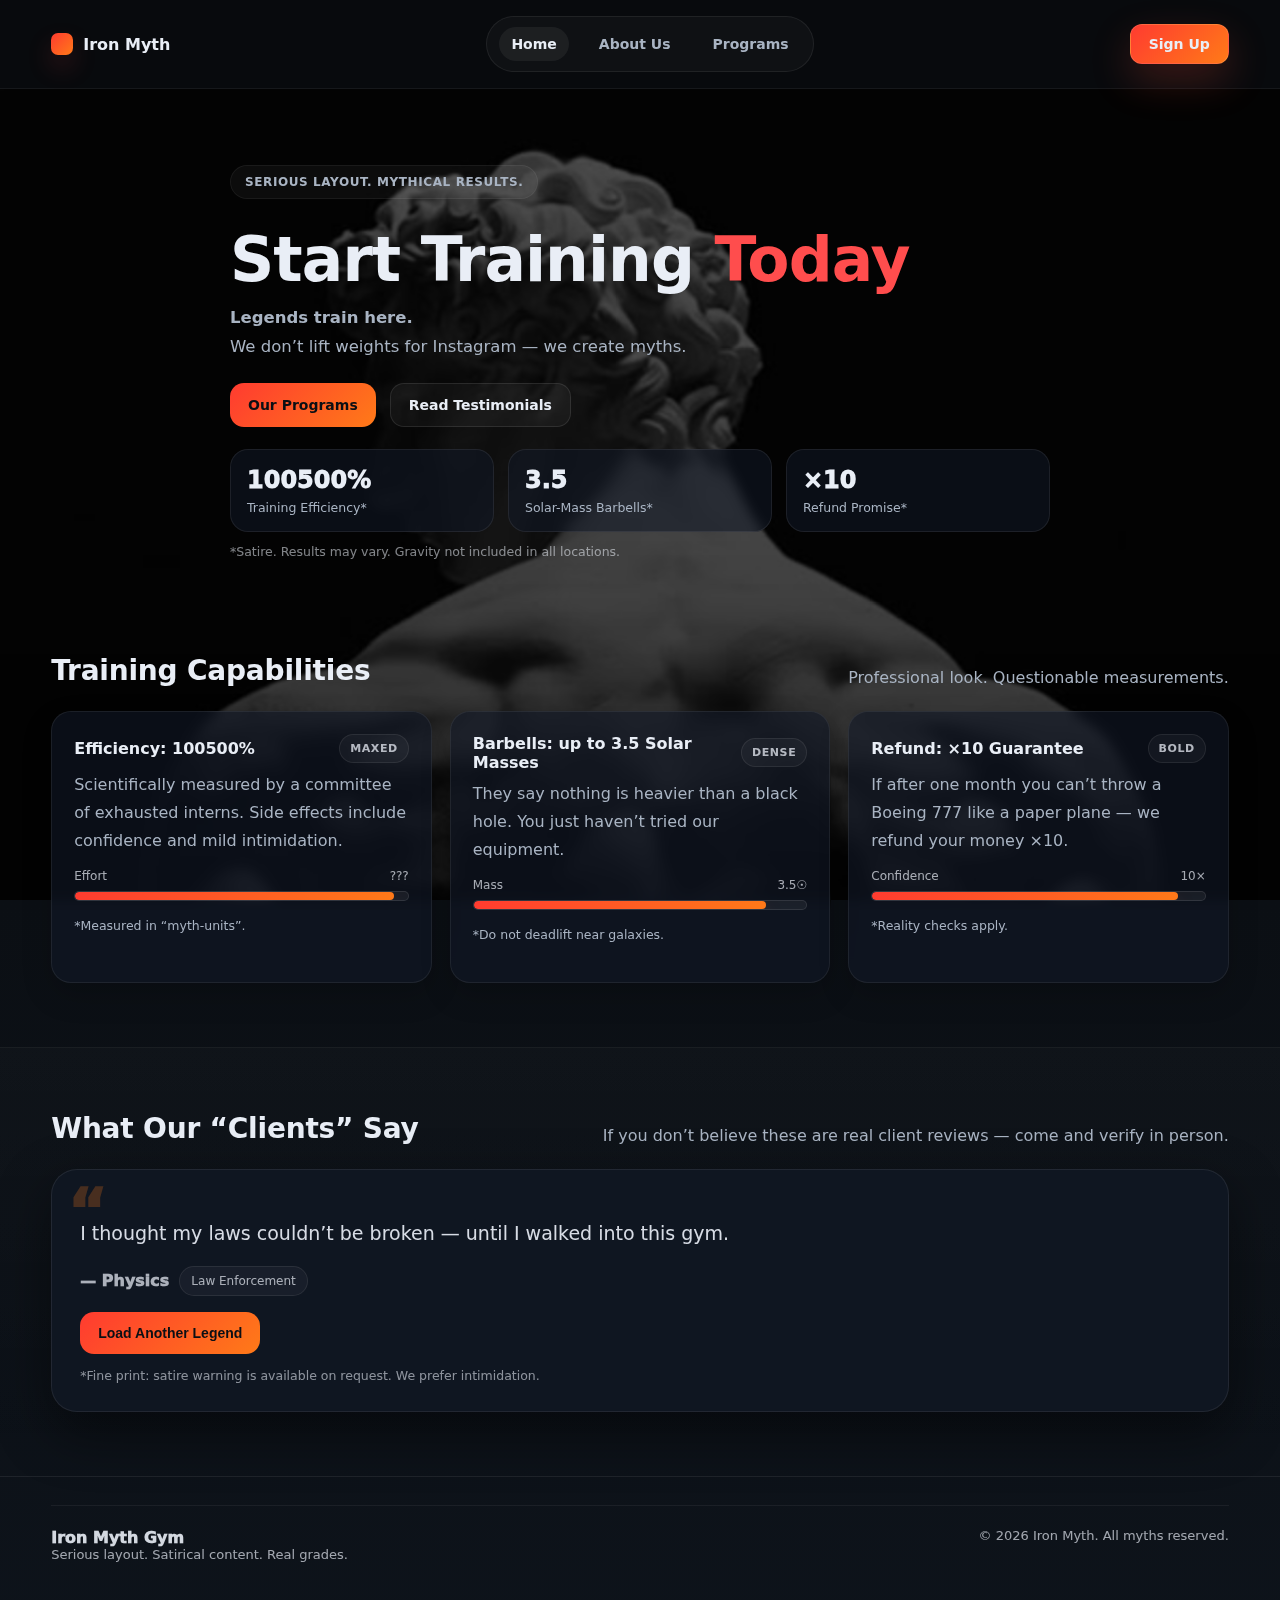
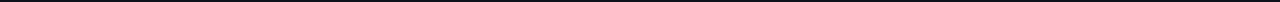
<file: index.html>
<!DOCTYPE html>
<html lang="en">
<head>
  <meta charset="UTF-8" />
  <meta name="viewport" content="width=device-width, initial-scale=1.0" />
  <title>Iron Myth Gym | Home</title>
  <link rel="stylesheet" href="styles.css" />
</head>
<body>

  <!-- Parallax Background (image + overlay) -->
  <div class="bg-wrap" aria-hidden="true">
    <div id="bg" class="bg"></div>
    <div class="bg-overlay"></div>
  </div>

  <!-- Header / Nav -->
  <header class="site-header">
    <div class="container header-inner">
      <a class="brand" href="index.html" aria-label="Go to Home">
        <span class="brand-mark" aria-hidden="true"></span>
        <span class="brand-text">Iron Myth</span>
      </a>

      <nav class="nav" aria-label="Main navigation">
        <a class="nav-link active" href="index.html">Home</a>
        <a class="nav-link" href="about.html">About Us</a>
        <a class="nav-link" href="programs.html">Programs</a>
      </nav>

      <a class="cta" href="membership.html">Sign Up</a>
    </div>
  </header>

  <main class="page">

    <!-- Hero -->
    <section class="hero">
      <div class="container hero-grid">
        <div class="hero-copy">
          <p class="badge">SERIOUS LAYOUT. MYTHICAL RESULTS.</p>
          <h1>
            Start Training <span class="accent">Today</span>
          </h1>
          <p class="lead">
            <strong>Legends train here.</strong><br />
            We don’t lift weights for Instagram — we create myths.
          </p>

          <div class="hero-actions">
            <a class="btn primary" href="programs.html">Our Programs</a>
            <a class="btn ghost" href="#testimonials">Read Testimonials</a>
          </div>

          <div class="stats">
            <div class="stat">
              <div class="stat-num">100500%</div>
              <div class="stat-label">Training Efficiency*</div>
            </div>
            <div class="stat">
              <div class="stat-num">3.5</div>
              <div class="stat-label">Solar-Mass Barbells*</div>
            </div>
            <div class="stat">
              <div class="stat-num">×10</div>
              <div class="stat-label">Refund Promise*</div>
            </div>
          </div>

          <p class="fineprint">
            *Satire. Results may vary. Gravity not included in all locations.
          </p>
        </div>
      </div>
    </section>

    <!-- Features -->
    <section class="section">
      <div class="container">
        <div class="section-head">
          <h2>Training Capabilities</h2>
          <p>Professional look. Questionable measurements.</p>
        </div>

        <div class="grid-3">
          <article class="card">
            <div class="card-top">
              <h3>Efficiency: 100500%</h3>
              <span class="pill">MAXED</span>
            </div>
            <p>
              Scientifically measured by a committee of exhausted interns.
              Side effects include confidence and mild intimidation.
            </p>

            <div class="meter" aria-label="Efficiency meter">
              <div class="meter-label">
                <span>Effort</span><span>???</span>
              </div>
              <div class="meter-bar">
                <div class="meter-fill fill-1"></div>
              </div>
            </div>

            <p class="micro">*Measured in “myth-units”.</p>
          </article>

          <article class="card">
            <div class="card-top">
              <h3>Barbells: up to 3.5 Solar Masses</h3>
              <span class="pill">DENSE</span>
            </div>
            <p>
              They say nothing is heavier than a black hole.
              You just haven’t tried our equipment.
            </p>

            <div class="meter" aria-label="Mass meter">
              <div class="meter-label">
                <span>Mass</span><span>3.5☉</span>
              </div>
              <div class="meter-bar">
                <div class="meter-fill fill-2"></div>
              </div>
            </div>

            <p class="micro">*Do not deadlift near galaxies.</p>
          </article>

          <article class="card">
            <div class="card-top">
              <h3>Refund: ×10 Guarantee</h3>
              <span class="pill">BOLD</span>
            </div>
            <p>
              If after one month you can’t throw a Boeing 777 like a paper plane —
              we refund your money ×10.
            </p>

            <div class="meter" aria-label="Refund confidence meter">
              <div class="meter-label">
                <span>Confidence</span><span>10×</span>
              </div>
              <div class="meter-bar">
                <div class="meter-fill fill-3"></div>
              </div>
            </div>

            <p class="micro">*Reality checks apply.</p>
          </article>
        </div>
      </div>
    </section>

    <!-- Testimonials -->
    <section id="testimonials" class="section section-dim">
      <div class="container">
        <div class="section-head">
          <h2>What Our “Clients” Say</h2>
          <p class="subtle">
            If you don’t believe these are real client reviews — come and verify in person.
          </p>
        </div>

        <div class="testimonial">
          <div class="quote-mark" aria-hidden="true">“</div>
          <p id="quoteText" class="quote">
            Loading a legendary review...
          </p>
          <div class="quote-footer">
            <span id="quoteName" class="quote-name">—</span>
            <span id="quoteTag" class="quote-tag"></span>
          </div>

          <div class="testimonial-actions">
            <button id="btnNewQuote" class="btn primary" type="button">
              Load Another Legend
            </button>
          </div>

          <p class="micro micro-note">
            *Fine print: satire warning is available on request. We prefer intimidation.
          </p>
        </div>
      </div>
    </section>

    <!-- Footer -->
    <footer class="footer">
      <div class="container footer-inner">
        <div>
          <div class="footer-brand">Iron Myth Gym</div>
          <div class="footer-text">
            Serious layout. Satirical content. Real grades.
          </div>
        </div>
        <div class="footer-text">
          © <span id="year"></span> Iron Myth. All myths reserved.
        </div>
      </div>
    </footer>

  </main>

  <script src="script.js"></script>
</body>
</html>
</file>
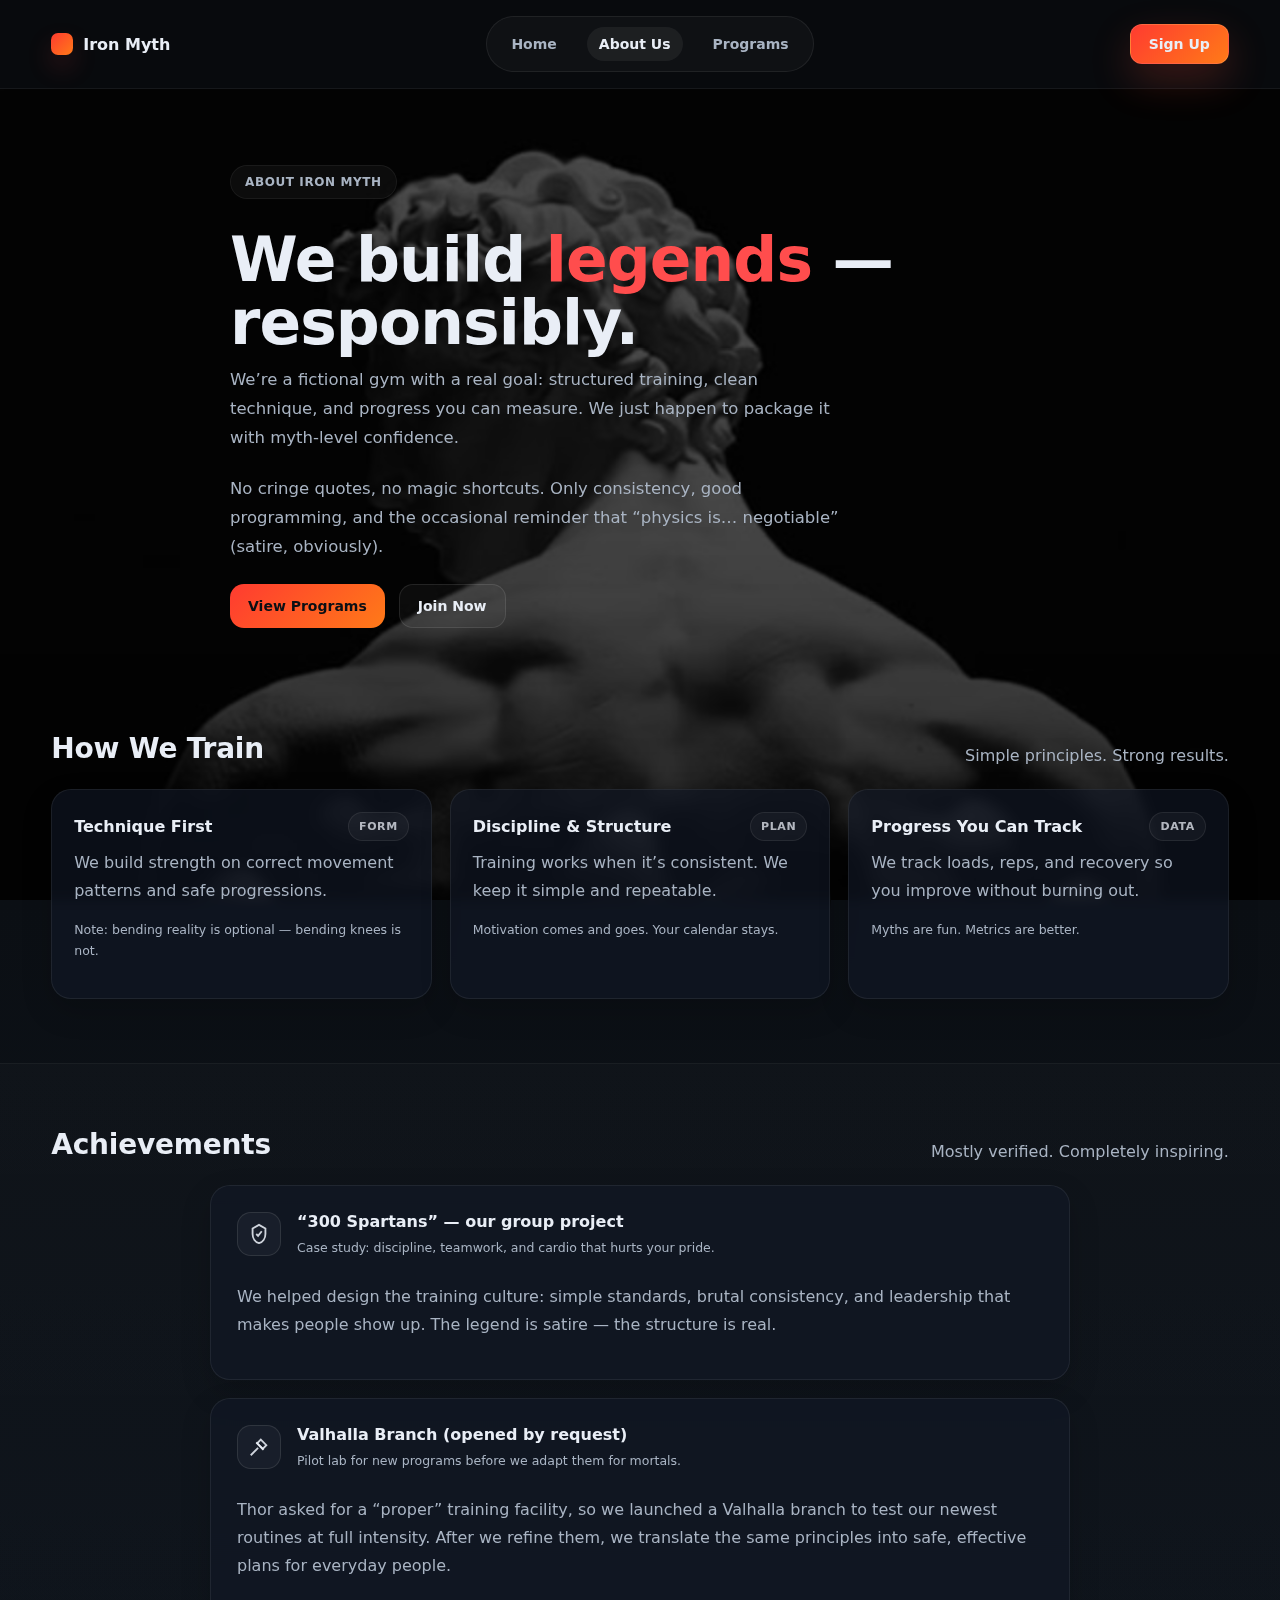
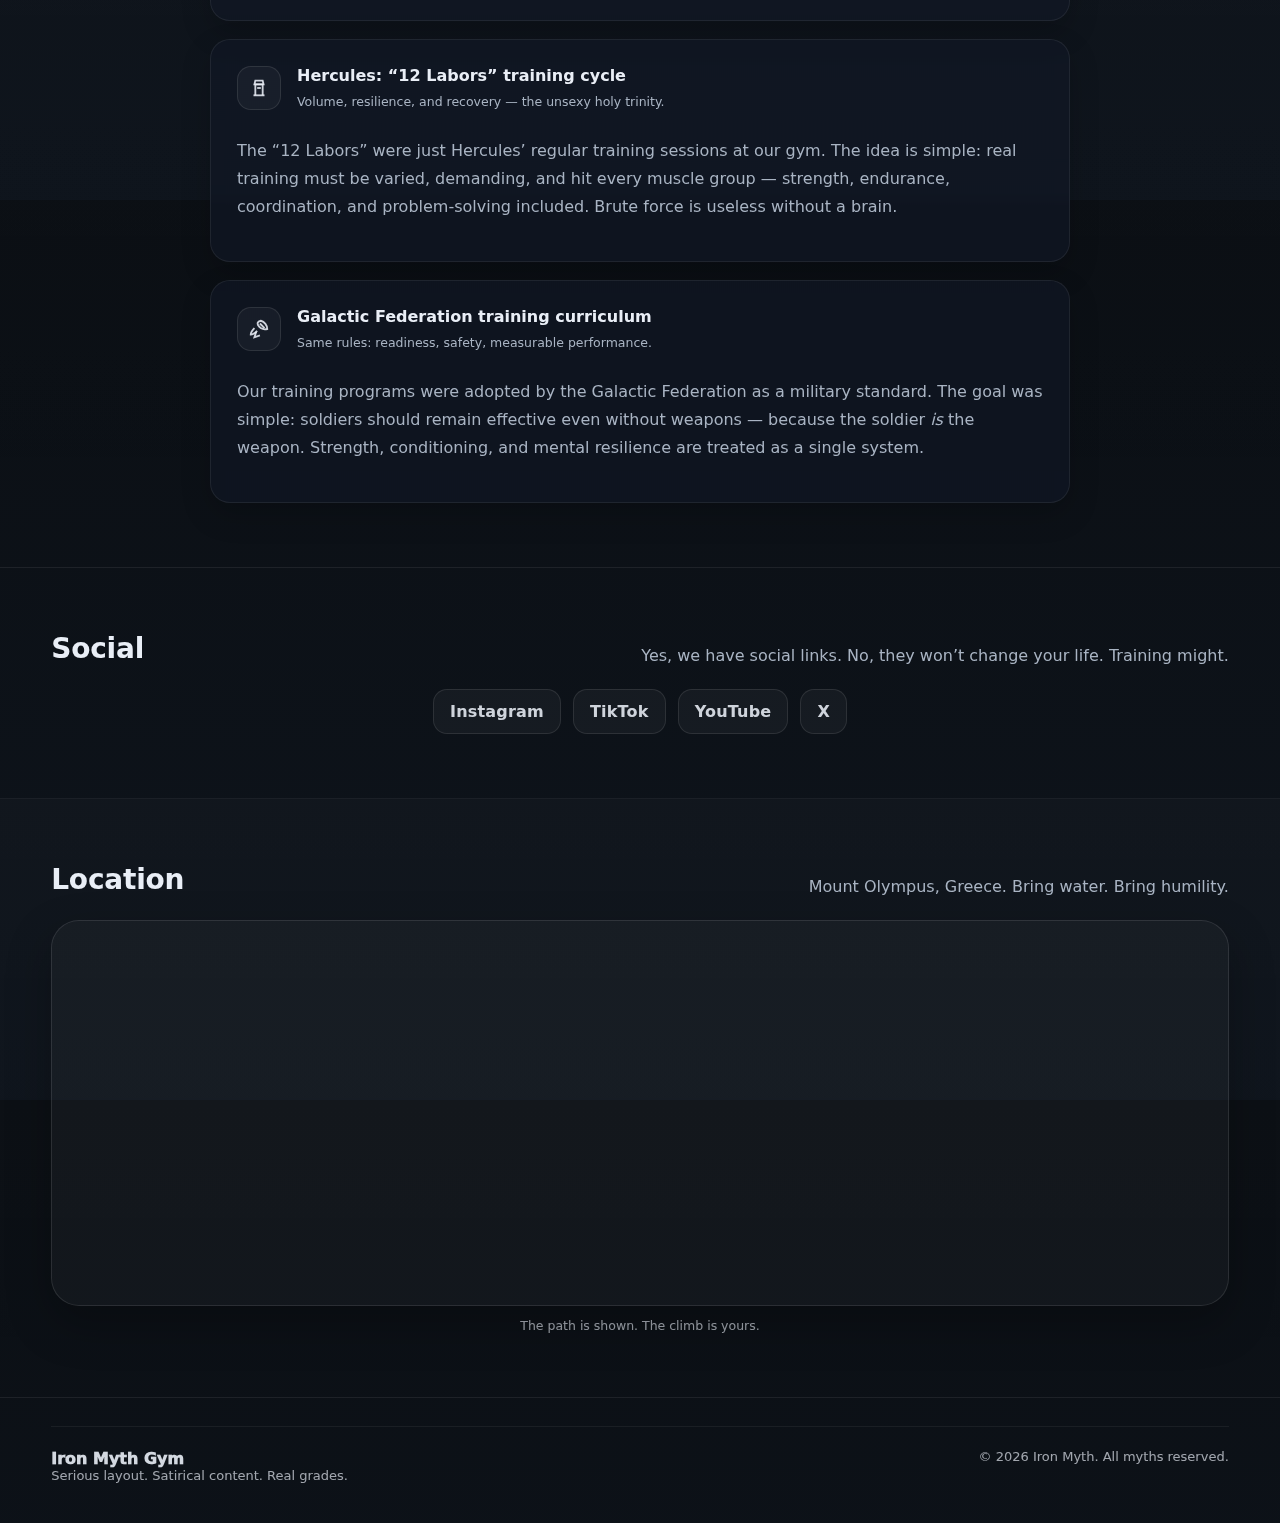
<file: about.html>
<!DOCTYPE html>
<html lang="en">
<head>
  <meta charset="UTF-8" />
  <meta name="viewport" content="width=device-width, initial-scale=1.0" />
  <title>Iron Myth Gym | About Us</title>
  <link rel="stylesheet" href="styles.css" />
</head>
<body>

  <!-- Background layer -->
  <div class="bg-wrap" aria-hidden="true">
    <div id="bg" class="bg"></div>
    <div class="bg-overlay"></div>
  </div>

  <!-- Header / Nav -->
  <header class="site-header">
    <div class="container header-inner">
      <a class="brand" href="index.html" aria-label="Go to Home">
        <span class="brand-mark" aria-hidden="true"></span>
        <span class="brand-text">Iron Myth</span>
      </a>

      <nav class="nav" aria-label="Main navigation">
        <a class="nav-link" href="index.html">Home</a>
        <a class="nav-link active" href="about.html">About Us</a>
        <a class="nav-link" href="programs.html">Programs</a>
      </nav>

      <a class="cta" href="membership.html">Sign Up</a>
    </div>
  </header>

  <main class="page">

    <!-- Hero -->
    <section class="hero about-hero">
      <div class="container hero-grid">
        <div class="hero-copy">
          <p class="badge">ABOUT IRON MYTH</p>
          <h1>We build <span class="accent">legends</span> — responsibly.</h1>
          <p class="lead">
            We’re a fictional gym with a real goal: structured training, clean technique,
            and progress you can measure. We just happen to package it with myth-level confidence.
          </p>
          <p class="lead">
            No cringe quotes, no magic shortcuts. Only consistency, good programming,
            and the occasional reminder that “physics is… negotiable” (satire, obviously).
          </p>

          <div class="hero-actions">
            <a class="btn primary" href="programs.html">View Programs</a>
            <a class="btn ghost" href="membership.html">Join Now</a>
          </div>
        </div>
      </div>
    </section>

    <!-- Philosophy -->
    <section class="section">
      <div class="container">
        <div class="section-head">
          <h2>How We Train</h2>
          <p>Simple principles. Strong results.</p>
        </div>

        <div class="grid-3">
          <article class="card">
            <div class="card-top">
              <h3>Technique First</h3>
              <span class="pill">FORM</span>
            </div>
            <p>We build strength on correct movement patterns and safe progressions.</p>
            <p class="micro">Note: bending reality is optional — bending knees is not.</p>
          </article>

          <article class="card">
            <div class="card-top">
              <h3>Discipline & Structure</h3>
              <span class="pill">PLAN</span>
            </div>
            <p>Training works when it’s consistent. We keep it simple and repeatable.</p>
            <p class="micro">Motivation comes and goes. Your calendar stays.</p>
          </article>

          <article class="card">
            <div class="card-top">
              <h3>Progress You Can Track</h3>
              <span class="pill">DATA</span>
            </div>
            <p>We track loads, reps, and recovery so you improve without burning out.</p>
            <p class="micro">Myths are fun. Metrics are better.</p>
          </article>
        </div>
      </div>
    </section>

    <!-- Achievements (one per row, centered) -->
    <section class="section section-dim">
      <div class="container">
        <div class="section-head">
          <h2>Achievements</h2>
          <p>Mostly verified. Completely inspiring.</p>
        </div>

        <div class="ach-list">

          <article class="card ach-card">
            <div class="ach-head">
              <span class="ach-icon" aria-hidden="true">
                <!-- Shield (monochrome SVG) -->
                <svg viewBox="0 0 24 24" class="icon" fill="none">
                  <path d="M12 2l7 4v6c0 5-3 9-7 10-4-1-7-5-7-10V6l7-4Z" stroke="currentColor" stroke-width="2" />
                  <path d="M9 12l2 2 4-5" stroke="currentColor" stroke-width="2" />
                </svg>
              </span>
              <div class="ach-title">
                <h3>“300 Spartans” — our group project</h3>
                <p class="micro">Case study: discipline, teamwork, and cardio that hurts your pride.</p>
              </div>
            </div>
            <p class="ach-text">
              We helped design the training culture: simple standards, brutal consistency,
              and leadership that makes people show up. The legend is satire — the structure is real.
            </p>
          </article>

          <article class="card ach-card">
            <div class="ach-head">
              <span class="ach-icon" aria-hidden="true">
                <!-- Hammer (Thor vibe) -->
                <svg viewBox="0 0 24 24" class="icon" fill="none">
                  <path d="M14 4l6 6-4 4-6-6 4-4Z" stroke="currentColor" stroke-width="2"/>
                  <path d="M3 21l8-8" stroke="currentColor" stroke-width="2"/>
                  <path d="M9 7l8 8" stroke="currentColor" stroke-width="2"/>
                </svg>
              </span>
              <div class="ach-title">
                <h3>Valhalla Branch (opened by request)</h3>
                <p class="micro">Pilot lab for new programs before we adapt them for mortals.</p>
              </div>
            </div>
            <p class="ach-text">
              Thor asked for a “proper” training facility, so we launched a Valhalla branch
              to test our newest routines at full intensity. After we refine them,
              we translate the same principles into safe, effective plans for everyday people.
            </p>
          </article>

          <article class="card ach-card">
            <div class="ach-head">
              <span class="ach-icon" aria-hidden="true">
                <!-- Column / temple -->
                <svg viewBox="0 0 24 24" class="icon" fill="none">
                  <path d="M6 20h12" stroke="currentColor" stroke-width="2"/>
                  <path d="M8 20V8h8v12" stroke="currentColor" stroke-width="2"/>
                  <path d="M7 8h10l-1-4H8L7 8Z" stroke="currentColor" stroke-width="2"/>
                  <path d="M10 12h4" stroke="currentColor" stroke-width="2"/>
                </svg>
              </span>
              <div class="ach-title">
                <h3>Hercules: “12 Labors” training cycle</h3>
                <p class="micro">Volume, resilience, and recovery — the unsexy holy trinity.</p>
              </div>
            </div>
            <p class="ach-text">
            The “12 Labors” were just Hercules’ regular training sessions at our gym.
            The idea is simple: real training must be varied, demanding, and hit every muscle group —
            strength, endurance, coordination, and problem-solving included.
            Brute force is useless without a brain.
            </p>

          </article>

          <article class="card ach-card">
            <div class="ach-head">
              <span class="ach-icon" aria-hidden="true">
                <!-- Rocket -->
                <svg viewBox="0 0 24 24" class="icon" fill="none">
                  <path d="M14 3c4 1 7 5 7 9-4 1-8-1-10-4-1-2-1-4 3-5Z" stroke="currentColor" stroke-width="2"/>
                  <path d="M10 14c-3 3-6 4-7 4 0-1 1-4 4-7" stroke="currentColor" stroke-width="2"/>
                  <path d="M9 15l-2 6 6-2" stroke="currentColor" stroke-width="2"/>
                  <path d="M13 6l5 5" stroke="currentColor" stroke-width="2"/>
                </svg>
              </span>
              <div class="ach-title">
                <h3>Galactic Federation training curriculum</h3>
                <p class="micro">Same rules: readiness, safety, measurable performance.</p>
              </div>
            </div>
            <p class="ach-text">
            Our training programs were adopted by the Galactic Federation as a military standard.
            The goal was simple: soldiers should remain effective even without weapons —
            because the soldier <em>is</em> the weapon.
            Strength, conditioning, and mental resilience are treated as a single system.
            </p>

          </article>

        </div>
      </div>
    </section>

    <!-- Social (no-op links) -->
    <section class="section">
      <div class="container">
        <div class="section-head">
          <h2>Social</h2>
          <p>Yes, we have social links. No, they won’t change your life. Training might.</p>
        </div>

        <div class="social-row">
          <a class="social-link" href="#" data-noop="true">Instagram</a>
          <a class="social-link" href="#" data-noop="true">TikTok</a>
          <a class="social-link" href="#" data-noop="true">YouTube</a>
          <a class="social-link" href="#" data-noop="true">X</a>
        </div>
      </div>
    </section>

    <!-- Map (dark via CSS invert + no interaction) -->
    <section class="section section-dim">
      <div class="container">
        <div class="section-head">
          <h2>Location</h2>
          <p>Mount Olympus, Greece. Bring water. Bring humility.</p>
        </div>

        <div class="map-shell">
          <iframe
            class="map-iframe"
            title="Iron Myth Gym location (Mount Olympus, Greece)"
            loading="lazy"
            referrerpolicy="no-referrer-when-downgrade"
            src="https://www.google.com/maps?q=Mount%20Olympus%20Greece&output=embed">
          </iframe>
        </div>

        <p class="micro map-note">
          The path is shown. The climb is yours.
        </p>
      </div>
    </section>

    <!-- Footer -->
    <footer class="footer">
      <div class="container footer-inner">
        <div>
          <div class="footer-brand">Iron Myth Gym</div>
          <div class="footer-text">Serious layout. Satirical content. Real grades.</div>
        </div>
        <div class="footer-text">© <span id="year"></span> Iron Myth. All myths reserved.</div>
      </div>
    </footer>

  </main>

  <script src="about.js"></script>
</body>
</html>
</file>
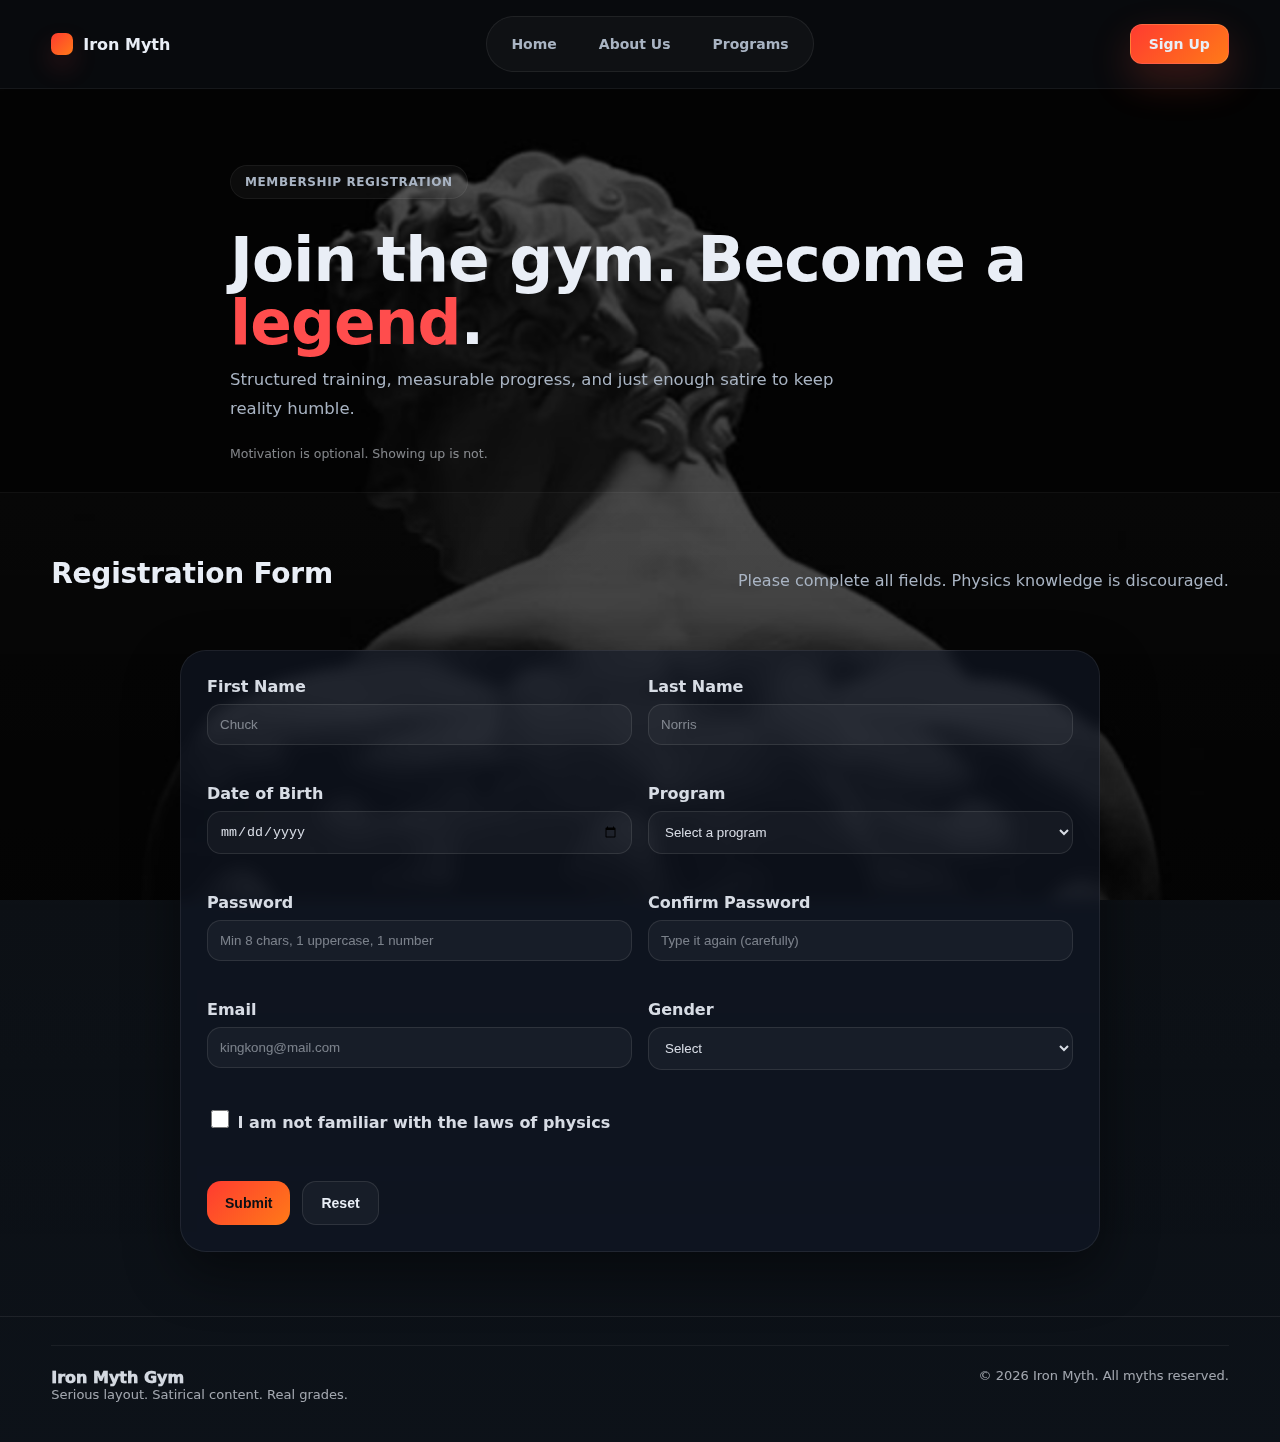
<file: membership.html>
<!DOCTYPE html>
<html lang="en">
<head>
  <meta charset="UTF-8" />
  <meta name="viewport" content="width=device-width, initial-scale=1.0" />
  <title>Iron Myth Gym | Membership</title>
  <link rel="stylesheet" href="styles.css" />
</head>
<body>

  <!-- Background layer -->
  <div class="bg-wrap" aria-hidden="true">
    <div id="bg" class="bg"></div>
    <div class="bg-overlay"></div>
  </div>

  <!-- Header / Nav -->
  <header class="site-header">
    <div class="container header-inner">
      <a class="brand" href="index.html" aria-label="Go to Home">
        <span class="brand-mark" aria-hidden="true"></span>
        <span class="brand-text">Iron Myth</span>
      </a>

      <nav class="nav" aria-label="Main navigation">
        <a class="nav-link" href="index.html">Home</a>
        <a class="nav-link" href="about.html">About Us</a>
        <a class="nav-link" href="programs.html">Programs</a>
      </nav>

      <a class="cta active" href="membership.html">Sign Up</a>
    </div>
  </header>

  <main class="page">

    <!-- Hero -->
    <section class="hero membership-hero">
      <div class="container hero-grid">
        <div class="hero-copy">
          <p class="badge">MEMBERSHIP REGISTRATION</p>
          <h1>Join the gym. Become a <span class="accent">legend</span>.</h1>
          <p class="lead">
            Structured training, measurable progress, and just enough satire to keep reality humble.
          </p>
          <p class="fineprint">
            Motivation is optional. Showing up is not.
          </p>
        </div>
      </div>
    </section>

    <!-- Form -->
    <section class="section section-dim">
      <div class="container">
        <div class="section-head">
          <h2>Registration Form</h2>
          <p>Please complete all fields. Physics knowledge is discouraged.</p>
        </div>

        <div class="form-wrap">
          <div id="formAlert" class="form-alert" role="status" aria-live="polite"></div>

          <form id="regForm" class="form-card" novalidate>
            <div class="form-grid">

              <div class="field">
                <label for="firstName">First Name</label>
                <input id="firstName" name="firstName" type="text" autocomplete="given-name" placeholder="Chuck" />
                <div class="error" id="err-firstName"></div>
              </div>

              <div class="field">
                <label for="lastName">Last Name</label>
                <input id="lastName" name="lastName" type="text" autocomplete="family-name" placeholder="Norris" />
                <div class="error" id="err-lastName"></div>
              </div>

              <div class="field">
                <label for="dob">Date of Birth</label>
                <input id="dob" name="dob" type="date" />
                <div class="error" id="err-dob"></div>
              </div>

              <div class="field">
                <label for="program">Program</label>
                <select id="program" name="program">
                  <option value="">Select a program</option>
                  <!-- options injected by JS -->
                </select>
                <div class="error" id="err-program"></div>
              </div>

              <div class="field">
                <label for="password">Password</label>
                <input id="password" name="password" type="password" autocomplete="new-password" placeholder="Min 8 chars, 1 uppercase, 1 number" />
                <div class="error" id="err-password"></div>
              </div>

              <div class="field">
                <label for="confirmPassword">Confirm Password</label>
                <input id="confirmPassword" name="confirmPassword" type="password" autocomplete="new-password" placeholder="Type it again (carefully)" />
                <div class="error" id="err-confirmPassword"></div>
              </div>

              <div class="field">
                <label for="email">Email</label>
                <input id="email" name="email" type="email" autocomplete="email" placeholder="kingkong@mail.com" />
                <div class="error" id="err-email"></div>
              </div>

              <div class="field">
                <label for="gender">Gender</label>
                <select id="gender" name="gender">
                  <option value="">Select</option>
                  <!-- options injected by JS -->
                </select>
                <div class="error" id="err-gender"></div>
              </div>

            </div>

            <div class="field checkbox-row">
              <label class="checkbox">
                <input id="physics" name="physics" type="checkbox" />
                <span>I am not familiar with the laws of physics</span>
              </label>
              <div class="error" id="err-physics"></div>
            </div>

            <div class="form-actions">
              <button class="btn primary" type="submit">Submit</button>
              <button class="btn ghost" type="reset">Reset</button>
            </div>
          </form>

          <div id="summary" class="summary-card" hidden>
            <h3>✅ Registration Preview</h3>
            <p class="micro">This is a preview only (no data is actually sent anywhere).</p>
            <div id="summaryBody" class="summary-body"></div>
          </div>

        </div>
      </div>
    </section>

    <!-- Footer -->
    <footer class="footer">
      <div class="container footer-inner">
        <div>
          <div class="footer-brand">Iron Myth Gym</div>
          <div class="footer-text">Serious layout. Satirical content. Real grades.</div>
        </div>
        <div class="footer-text">© <span id="year"></span> Iron Myth. All myths reserved.</div>
      </div>
    </footer>

  </main>

  <script src="js/membership.js"></script>
</body>
</html>
</file>
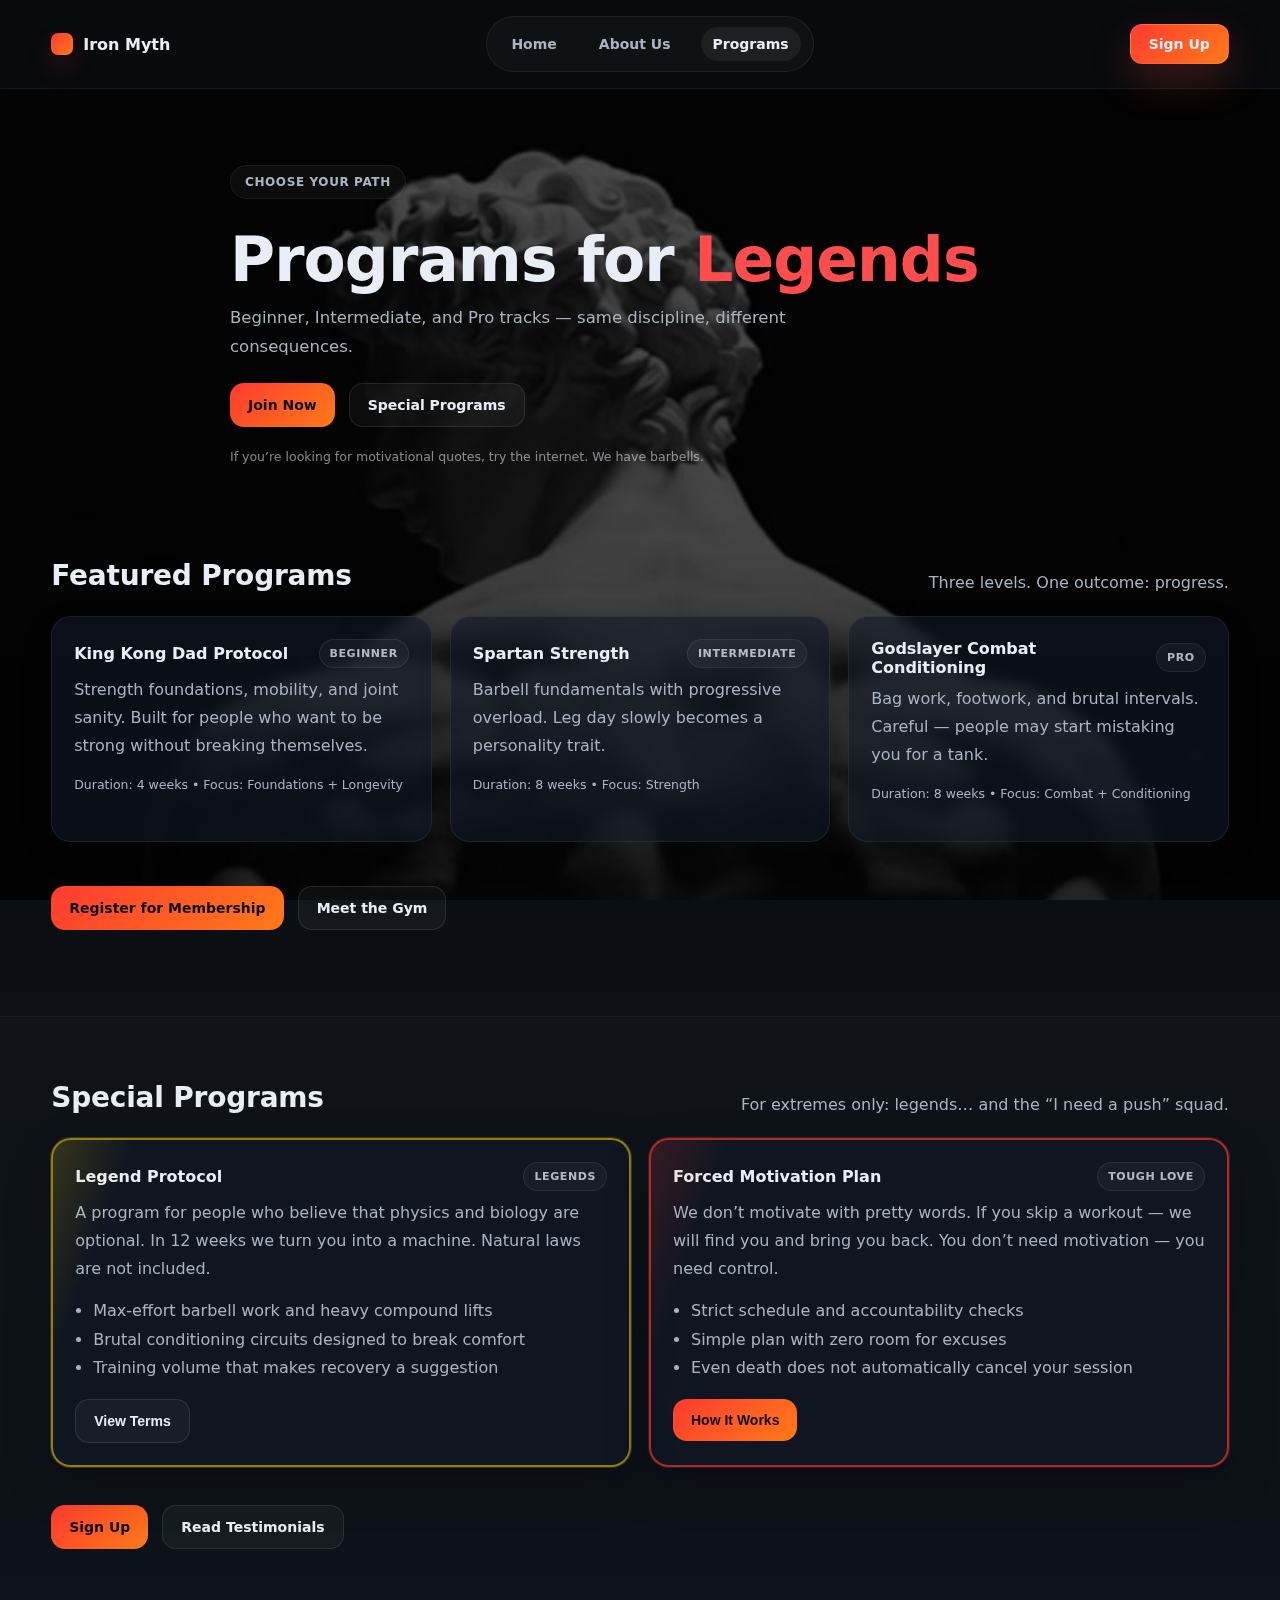
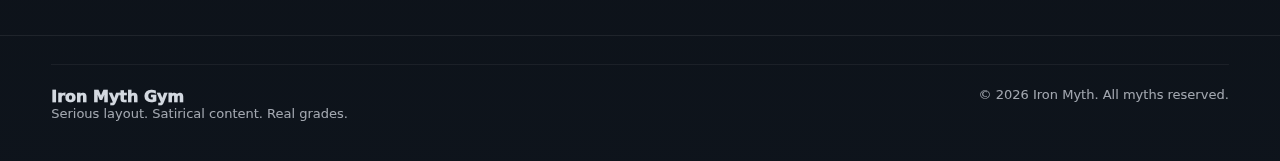
<file: programs.html>
<!DOCTYPE html>
<html lang="en">
<head>
  <meta charset="UTF-8" />
  <meta name="viewport" content="width=device-width, initial-scale=1.0" />
  <title>Iron Myth Gym | Programs</title>
  <link rel="stylesheet" href="styles.css" />
</head>
<body>

  <!-- Parallax Background (same site background layer) -->
  <div class="bg-wrap" aria-hidden="true">
    <div id="bg" class="bg"></div>
    <div class="bg-overlay"></div>
  </div>

  <!-- Header / Nav -->
  <header class="site-header">
    <div class="container header-inner">
      <a class="brand" href="index.html" aria-label="Go to Home">
        <span class="brand-mark" aria-hidden="true"></span>
        <span class="brand-text">Iron Myth</span>
      </a>

      <nav class="nav" aria-label="Main navigation">
        <a class="nav-link" href="index.html">Home</a>
        <a class="nav-link" href="about.html">About Us</a>
        <a class="nav-link active" href="programs.html">Programs</a>
      </nav>

      <a class="cta" href="membership.html">Sign Up</a>
    </div>
  </header>

  <main class="page">

    <!-- Hero -->
    <section class="hero">
      <div class="container hero-grid">
        <div class="hero-copy">
          <p class="badge">CHOOSE YOUR PATH</p>
          <h1>Programs for <span class="accent">Legends</span></h1>
          <p class="lead">
            Beginner, Intermediate, and Pro tracks — same discipline, different consequences.
          </p>

          <div class="hero-actions">
            <a class="btn primary" href="membership.html">Join Now</a>
            <a class="btn ghost" href="#special">Special Programs</a>
          </div>

          <p class="fineprint">
            If you’re looking for motivational quotes, try the internet. We have barbells.
          </p>
        </div>
      </div>
    </section>

    <!-- Featured Programs (ONLY 3: beginner / intermediate / pro) -->
    <section class="section">
      <div class="container">
        <div class="section-head">
          <h2>Featured Programs</h2>
          <p>Three levels. One outcome: progress.</p>
        </div>

        <div class="grid-3">
        <article class="card">
            <div class="card-top">
            <h3>King Kong Dad Protocol</h3>
            <span class="pill">BEGINNER</span>
            </div>
            <p>
            Strength foundations, mobility, and joint sanity.
            Built for people who want to be strong without breaking themselves.
            </p>
            <p class="micro">Duration: 4 weeks • Focus: Foundations + Longevity</p>
        </article>

        <article class="card">
            <div class="card-top">
            <h3>Spartan Strength</h3>
            <span class="pill">INTERMEDIATE</span>
            </div>
            <p>
            Barbell fundamentals with progressive overload.
            Leg day slowly becomes a personality trait.
            </p>
            <p class="micro">Duration: 8 weeks • Focus: Strength</p>
        </article>

        <article class="card">
            <div class="card-top">
            <h3>Godslayer Combat Conditioning</h3>
            <span class="pill">PRO</span>
            </div>
            <p>
            Bag work, footwork, and brutal intervals.
            Careful — people may start mistaking you for a tank.
            </p>
            <p class="micro">Duration: 8 weeks • Focus: Combat + Conditioning</p>
        </article>
        </div>


        <div style="height:22px"></div>

        <div class="hero-actions">
          <a class="btn primary" href="membership.html">Register for Membership</a>
          <a class="btn ghost" href="about.html">Meet the Gym</a>
        </div>
      </div>
    </section>

    <!-- Special Programs (2 cards) -->
    <section id="special" class="section section-dim">
      <div class="container">
        <div class="section-head">
          <h2>Special Programs</h2>
          <p>For extremes only: legends… and the “I need a push” squad.</p>
        </div>

        <div class="special-grid">
          <!-- Legends (gold frame, blinking) -->
            <article class="card special legend">
            <div class="card-top">
                <h3>Legend Protocol</h3>
                <span class="pill">LEGENDS</span>
            </div>

            <p>
                A program for people who believe that physics and biology are optional.
                In 12 weeks we turn you into a machine.
                Natural laws are not included.
            </p>

            <ul class="bullets">
                <li>Max-effort barbell work and heavy compound lifts</li>
                <li>Brutal conditioning circuits designed to break comfort</li>
                <li>Training volume that makes recovery a suggestion</li>
            </ul>

            <button class="btn ghost details-btn" type="button" data-target="legendDetails">
                View Terms
            </button>

            <div id="legendDetails" class="details" hidden>
                <p class="micro">
                Disclaimer: We are not responsible if people start avoiding you,
                or if you are no longer welcome on Olympus.
                Physics and biology are treated as guidelines.
                </p>
            </div>
            </article>


          <!-- Motivation (red frame) -->
          <article class="card special toughlove">
            <div class="card-top">
                <h3>Forced Motivation Plan</h3>
                <span class="pill">TOUGH LOVE</span>
            </div>

            <p>
                We don’t motivate with pretty words.
                If you skip a workout — we will find you and bring you back.
                You don’t need motivation — you need control.
            </p>

            <ul class="bullets">
                <li>Strict schedule and accountability checks</li>
                <li>Simple plan with zero room for excuses</li>
                <li>Even death does not automatically cancel your session</li>
            </ul>

            <button class="btn primary details-btn" type="button" data-target="toughDetails">
                How It Works
            </button>

            <div id="toughDetails" class="details" hidden>
                <p class="micro">
                How it works: reminders → tracking → showing up.
                If you disappear, we find you.
                If you escape this world, we will schedule your return.
                </p>
            </div>
            </article>

        </div>

        <div style="height:16px"></div>

        <div class="hero-actions">
          <a class="btn primary" href="membership.html">Sign Up</a>
          <a class="btn ghost" href="index.html#testimonials">Read Testimonials</a>
        </div>
      </div>
    </section>

    <!-- Footer -->
    <footer class="footer">
      <div class="container footer-inner">
        <div>
          <div class="footer-brand">Iron Myth Gym</div>
          <div class="footer-text">Serious layout. Satirical content. Real grades.</div>
        </div>
        <div class="footer-text">
          © <span id="year"></span> Iron Myth. All myths reserved.
        </div>
      </div>
    </footer>

  </main>

  <!-- Programs-only JS -->
  <script src="programs.js"></script>
</body>
</html>
</file>
<file: styles.css>
:root{
  --bg:#0b0f14;
  --bg2:#0e141c;
  --text:#e9eef6;
  --muted:#a9b4c3;

  --card:#101826;
  --stroke:#1b2a3f;

  --cta1:#ff3b30;
  --cta2:#ff7a18;

  --accent:#ff4d4d;
  --shadow: 0 20px 55px rgba(0,0,0,.48);
  --radius: 18px;
}

*{box-sizing:border-box}
html,body{height:100%}
body{
  margin:0;
  font-family: system-ui, -apple-system, Segoe UI, Roboto, Arial, sans-serif;
  color:var(--text);
  background: linear-gradient(180deg, var(--bg), var(--bg2));
}

a{color:inherit; text-decoration:none}
.container{width:min(1180px, 92%); margin:0 auto}

/* =========================
   PARALLAX BACKGROUND LAYER
   ========================= */
.bg-wrap{
  position: fixed;
  inset: 0;
  z-index: -5;
  overflow: hidden;
}

.bg{
  position: absolute;
  inset: -14vh -8vw; /* запас, щоб не з'являлися краї при русі */
  background-image: url("images/bg-statue.jpg"); /* <-- ТУТ ТВОЯ КАРТИНКА */
  background-size: cover;
  background-repeat: no-repeat;
  background-position: center 70%;
  transform: translate3d(0,0,0) scale(1.06);
  filter: blur(0px);
  will-change: transform, filter;
}

.bg-overlay{
  position:absolute;
  inset:0;
  background:
    radial-gradient(1100px 700px at 20% 15%, rgba(0,0,0,.25), transparent 60%),
    radial-gradient(1000px 650px at 80% 10%, rgba(0,0,0,.35), transparent 60%),
    linear-gradient(180deg, rgba(0,0,0,.55), rgba(0,0,0,.80));
}

/* page wrapper so content stays above the bg */
.page{position: relative; z-index: 1;}

/* Header / Nav */
.site-header{
  position:sticky; top:0; z-index:50;
  backdrop-filter: blur(10px);
  background: rgba(11,15,20,.60);
  border-bottom: 1px solid rgba(255,255,255,.06);
}
.header-inner{
  display:flex; align-items:center; justify-content:space-between;
  gap:18px;
  padding:16px 0;
}
.brand{display:flex; align-items:center; gap:10px; font-weight:900}
.brand-mark{
  width:22px; height:22px; border-radius:7px;
  background: linear-gradient(135deg, var(--cta1), var(--cta2));
  box-shadow: 0 12px 26px rgba(255,77,77,.18);
}
.nav{
  display:flex; align-items:center; gap:18px;
  padding:10px 12px;
  border:1px solid rgba(255,255,255,.07);
  background: rgba(255,255,255,.03);
  border-radius: 999px;
}
.nav-link{
  padding:9px 12px;
  border-radius:999px;
  color: var(--muted);
  font-weight:700;
  font-size:14px;
}
.nav-link:hover{color:var(--text)}
.nav-link.active{
  color: var(--text);
  background: rgba(255,255,255,.06);
}
.cta{
  padding:11px 18px;
  border-radius: 12px;
  font-weight:900;
  font-size:14px;
  background: linear-gradient(135deg, var(--cta1), var(--cta2));
  box-shadow: 0 16px 40px rgba(255,80,60,.22);
  border: 1px solid rgba(255,255,255,.12);
}
.cta:hover{filter:brightness(1.03)}

/* Hero */
.hero{padding: 64px 0 18px}
.hero-grid{
  display:grid;
  grid-template-columns: 1fr;
  gap:40px;
  align-items:center;
  max-width: 820px;
}

.badge{
  display:inline-block;
  padding:9px 14px;
  border-radius:999px;
  color: var(--muted);
  background: rgba(255,255,255,.04);
  border:1px solid rgba(255,255,255,.06);
  font-weight:800;
  letter-spacing:.6px;
  font-size:12px;
}
.hero h1{
  margin:18px 0 12px;
  font-size: clamp(42px, 4.8vw, 68px);
  line-height: 1.02;
  letter-spacing: -.9px;
}
.accent{color:var(--accent)}
.lead{
  margin: 0 0 22px;
  color: var(--muted);
  max-width: 58ch;
  font-size: 16.5px;
  line-height: 1.75;
}
.hero-actions{display:flex; gap:14px; flex-wrap:wrap; margin: 22px 0}
.btn{
  border:none;
  cursor:pointer;
  padding:13px 18px;
  border-radius: 14px;
  font-weight:900;
  font-size:14px;
  display:inline-flex; align-items:center; justify-content:center;
  gap:10px;
  transition: transform .12s ease, filter .12s ease;
}
.btn:active{transform: translateY(1px)}
.btn.primary{
  color:#0b0f14;
  background: linear-gradient(135deg, var(--cta1), var(--cta2));
}
.btn.ghost{
  color: var(--text);
  background: rgba(255,255,255,.04);
  border: 1px solid rgba(255,255,255,.10);
}

.stats{
  display:grid;
  grid-template-columns: repeat(3, minmax(0,1fr));
  gap:14px;
  margin-top: 18px;
}
.stat{
  background: rgba(16,24,38,.55); /* трохи темніше для читабельності на фото */
  border: 1px solid rgba(255,255,255,.08);
  border-radius: var(--radius);
  padding: 16px 16px;
  backdrop-filter: blur(6px);
}
.stat-num{font-weight:950; font-size:24px}
.stat-label{color: var(--muted); font-size: 12.5px; margin-top: 6px}
.fineprint{color: rgba(233,238,246,.55); font-size: 12.5px; margin-top: 12px}

.hero-card{
  position:relative;
  background: rgba(16,24,38,.45);
  border: 1px solid rgba(255,255,255,.08);
  border-radius: calc(var(--radius) + 8px);
  box-shadow: var(--shadow);
  overflow:hidden;
  min-height: 420px;
  backdrop-filter: blur(8px);
}
.hero-image{position:relative; height:100%; display:flex}
.hero-image-placeholder{
  width:100%; height:100%;
  display:flex; flex-direction:column;
  align-items:center; justify-content:center;
  gap:10px;
  color: rgba(233,238,246,.75);
  background:
    radial-gradient(520px 240px at 50% 40%, rgba(255,77,77,.20), transparent 60%),
    radial-gradient(520px 240px at 55% 60%, rgba(255,122,24,.15), transparent 60%),
    linear-gradient(180deg, rgba(255,255,255,.03), rgba(255,255,255,.01));
}
.hero-image-placeholder span{font-weight:950; letter-spacing:.3px}
.hero-image-placeholder small{color: rgba(233,238,246,.55)}
.hero-card-glow{
  position:absolute; inset:-70px;
  background: radial-gradient(closest-side, rgba(255,77,77,.16), transparent 60%);
  pointer-events:none;
}

/* Sections */
.section{padding: 64px 0}
.section-dim{
  background: linear-gradient(180deg, rgba(255,255,255,.02), rgba(255,255,255,0));
  border-top: 1px solid rgba(255,255,255,.06);
  border-bottom: 1px solid rgba(255,255,255,.06);
}
.section-head{
  display:flex; justify-content:space-between; align-items:flex-end;
  gap:18px;
  margin-bottom: 24px;
}
.section-head h2{margin:0; font-size: 28px; letter-spacing: -.2px}
.section-head p{margin:0; color: var(--muted)}
.subtle{color: rgba(233,238,246,.62)}

.grid-3{
  display:grid;
  grid-template-columns: repeat(3, minmax(0,1fr));
  gap:18px;
}
.card{
  background: rgba(16,24,38,.60);
  border:1px solid rgba(255,255,255,.07);
  border-radius: calc(var(--radius) + 2px);
  padding: 22px;
  box-shadow: 0 12px 30px rgba(0,0,0,.18);
  backdrop-filter: blur(6px);
}
.card-top{
  display:flex; align-items:center; justify-content:space-between;
  gap:12px;
  margin-bottom: 8px;
}
.card h3{margin:0; font-size:16px}
.card p{margin:0 0 14px; color: var(--muted); line-height:1.75}
.micro{font-size:12.5px; color: rgba(233,238,246,.58); margin:0}
.pill{
  font-size:11px;
  font-weight:900;
  letter-spacing:.6px;
  padding:7px 10px;
  border-radius:999px;
  background: rgba(255,255,255,.04);
  border: 1px solid rgba(255,255,255,.08);
  color: rgba(233,238,246,.75);
}

/* Minimal visualization (meters) */
.meter{margin: 14px 0 14px}
.meter-label{
  display:flex; justify-content:space-between; align-items:center;
  font-size:12px;
  color: rgba(233,238,246,.70);
  margin-bottom: 8px;
}
.meter-bar{
  height: 10px;
  border-radius: 999px;
  background: rgba(255,255,255,.06);
  border: 1px solid rgba(255,255,255,.10);
  overflow:hidden;
}
.meter-fill{
  height:100%;
  border-radius:999px;
  background: linear-gradient(135deg, var(--cta1), var(--cta2));
  box-shadow: 0 10px 22px rgba(255,77,77,.18);
}
.fill-1{width: 96%}
.fill-2{width: 88%}
.fill-3{width: 92%}

/* Testimonials */
.testimonial{
  position:relative;
  background: rgba(16,24,38,.66);
  border:1px solid rgba(255,255,255,.08);
  border-radius: calc(var(--radius) + 8px);
  padding: 28px;
  box-shadow: var(--shadow);
  backdrop-filter: blur(7px);
}
.quote-mark{
  position:absolute;
  top: 10px; left: 16px;
  font-size: 60px;
  color: rgba(255,122,24,.24);
  line-height:1;
  font-weight:950;
}
.quote{
  margin: 18px 0 16px;
  font-size: 19px;
  line-height: 1.8;
  color: rgba(233,238,246,.92);
  max-width: 76ch;
}
.quote-footer{
  display:flex; gap:10px; align-items:center; flex-wrap:wrap;
  color: rgba(233,238,246,.72);
  margin-bottom: 16px;
}
.quote-name{font-weight:950}
.quote-tag{
  font-size:12px;
  padding:7px 11px;
  border-radius:999px;
  background: rgba(255,255,255,.04);
  border: 1px solid rgba(255,255,255,.08);
  color: rgba(233,238,246,.70);
}
.testimonial-actions{display:flex; gap:12px; flex-wrap:wrap}
.micro-note{margin-top: 14px}

/* Footer */
.footer{padding: 28px 0 40px; color: rgba(233,238,246,.68)}
.footer-inner{
  display:flex; justify-content:space-between; gap:16px; flex-wrap:wrap;
  border-top:1px solid rgba(255,255,255,.06);
  padding-top: 22px;
}
.footer-brand{font-weight:950; color: rgba(233,238,246,.9)}
.footer-text{font-size:13px}

/* Responsive */
@media (max-width: 900px){
  .hero-grid{grid-template-columns: 1fr}
  .hero-card{min-height: 330px}
  .grid-3{grid-template-columns: 1fr}
  .section-head{flex-direction:column; align-items:flex-start}
  .nav{display:none}
  .bg{background-position: center 75%;}
}

/* --------------------------------    */

/* =========================
   PROGRAMS PAGE ADD-ONS
   (safe to append at the end)
   ========================= */

.special-grid{
  display:grid;
  grid-template-columns: repeat(2, minmax(0, 1fr));
  gap:18px;
}

.bullets{
  margin: 0 0 16px;
  padding-left: 18px;
  color: rgba(233,238,246,.72);
  line-height: 1.8;
}

.details{
  margin-top: 14px;
  padding: 14px;
  border-radius: 14px;
  background: rgba(255,255,255,.04);
  border: 1px solid rgba(255,255,255,.08);
}

/* Special program frames */
.card.special{
  position: relative;
}

.card.special.legend{
  border: 2px solid rgba(255, 215, 0, .55);
  box-shadow: 0 0 0 1px rgba(255, 215, 0, .18), 0 18px 45px rgba(0,0,0,.25);
  overflow: hidden;
}

/* Gold “glint” animation */
.card.special.legend::before{
  content:"";
  position:absolute;
  top:-40%;
  left:-60%;
  width: 60%;
  height: 200%;
  transform: rotate(20deg);
  background: linear-gradient(
    90deg,
    transparent,
    rgba(255, 215, 0, .18),
    rgba(255, 215, 0, .35),
    rgba(255, 215, 0, .18),
    transparent
  );
  filter: blur(0.5px);
  animation: legendGlint 2.6s ease-in-out infinite;
  pointer-events:none;
}

@keyframes legendGlint{
  0%   { transform: translateX(-40%) rotate(20deg); opacity: 0; }
  20%  { opacity: .9; }
  50%  { opacity: .55; }
  80%  { opacity: .9; }
  100% { transform: translateX(260%) rotate(20deg); opacity: 0; }
}

.card.special.toughlove{
  border: 2px solid rgba(255, 59, 48, .65);
  box-shadow: 0 0 0 1px rgba(255, 59, 48, .22), 0 18px 45px rgba(0,0,0,.25);
}

@media (max-width: 900px){
  .special-grid{grid-template-columns: 1fr;}
}






/* Red glint for Forced Motivation */
.card.special.toughlove::before{
  content:"";
  position:absolute;
  top:-40%;
  left:-60%;
  width: 60%;
  height: 200%;
  transform: rotate(20deg);
  background: linear-gradient(
    90deg,
    transparent,
    rgba(255, 59, 48, .18),
    rgba(255, 59, 48, .35),
    rgba(255, 59, 48, .18),
    transparent
  );
  animation: toughGlint 2.4s ease-in-out infinite;
  pointer-events:none;
}

@keyframes toughGlint{
  0%   { transform: translateX(-40%) rotate(20deg); opacity: 0; }
  20%  { opacity: .9; }
  50%  { opacity: .6; }
  80%  { opacity: .9; }
  100% { transform: translateX(260%) rotate(20deg); opacity: 0; }
}

.card.special{
  position: relative;
  overflow: hidden;
}






/* =========================
   ABOUT PAGE ADD-ONS
   (append only)
   ========================= */

.about-hero .hero-copy{
  max-width: 860px;
}

/* Achievements list (one per row, centered) */
.ach-list{
  display: grid;
  gap: 18px;
}

.ach-card{
  max-width: 860px;
  margin: 0 auto;
  padding: 26px;
}

.ach-head{
  display: flex;
  gap: 16px;
  align-items: flex-start;
  margin-bottom: 10px;
}

.ach-title h3{
  margin: 0 0 6px;
}

.ach-text{
  margin: 0;
  color: rgba(233,238,246,.78);
  line-height: 1.8;
}

.ach-icon{
  width: 44px;
  height: 44px;
  border-radius: 14px;
  border: 1px solid rgba(255,255,255,.10);
  background: rgba(255,255,255,.04);
  display: inline-flex;
  align-items: center;
  justify-content: center;
  flex: 0 0 auto;
}

.icon{
  width: 22px;
  height: 22px;
  color: rgba(233,238,246,.88); /* monochrome look */
}

/* Social links (no-op) */
.social-row{
  display: flex;
  flex-wrap: wrap;
  gap: 12px;
  justify-content: center;
}

.social-link{
  padding: 12px 16px;
  border-radius: 14px;
  background: rgba(255,255,255,.04);
  border: 1px solid rgba(255,255,255,.10);
  color: rgba(233,238,246,.88);
  font-weight: 800;
  letter-spacing: .2px;
}
.social-link:hover{
  background: rgba(255,255,255,.06);
}

/* Map shell + dark-mode via filter + non-interactive */
.map-shell{
  border-radius: calc(var(--radius) + 10px);
  overflow: hidden;
  border: 1px solid rgba(255,255,255,.10);
  background: rgba(255,255,255,.03);
  box-shadow: 0 18px 45px rgba(0,0,0,.25);
}

.map-iframe{
  width: 100%;
  height: 380px;
  border: 0;

  /* fake dark mode */
  filter: invert(92%) hue-rotate(180deg) saturate(120%) brightness(85%) contrast(105%);
  pointer-events: none; /* required */
}

.map-note{
  margin-top: 12px;
  text-align: center;
}




/* =========================
   MEMBERSHIP PAGE ADD-ONS
   (append only)
   ========================= */

.membership-hero .hero-copy{
  max-width: 860px;
}

.form-wrap{
  max-width: 920px;
  margin: 0 auto;
  display: grid;
  gap: 18px;
}

.form-alert{
  min-height: 18px;
  padding: 0;
  color: rgba(233,238,246,.78);
}

.form-alert.is-error{
  padding: 12px 14px;
  border-radius: 14px;
  background: rgba(255,59,48,.10);
  border: 1px solid rgba(255,59,48,.25);
  color: rgba(255,220,220,.95);
}

.form-alert.is-success{
  padding: 12px 14px;
  border-radius: 14px;
  background: rgba(60,200,120,.10);
  border: 1px solid rgba(60,200,120,.25);
  color: rgba(220,255,235,.95);
}

.form-card{
  background: rgba(16,24,38,.60);
  border: 1px solid rgba(255,255,255,.08);
  border-radius: calc(var(--radius) + 8px);
  padding: 26px;
  box-shadow: var(--shadow);
  backdrop-filter: blur(7px);
}

.form-grid{
  display: grid;
  grid-template-columns: repeat(2, minmax(0,1fr));
  gap: 16px;
}

.field label{
  display: inline-block;
  font-weight: 900;
  margin-bottom: 8px;
  color: rgba(233,238,246,.92);
}

.field input,
.field select{
  width: 100%;
  padding: 12px 12px;
  border-radius: 14px;
  border: 1px solid rgba(255,255,255,.10);
  background: rgba(255,255,255,.04);
  color: rgba(233,238,246,.92);
  outline: none;
}

.field input::placeholder{
  color: rgba(233,238,246,.48);
}

.field input:focus,
.field select:focus{
  border-color: rgba(255,122,24,.35);
  box-shadow: 0 0 0 3px rgba(255,122,24,.12);
}

.error{
  min-height: 16px;
  margin-top: 7px;
  font-size: 12.5px;
  color: rgba(255,160,160,.92);
}

.input-error{
  border-color: rgba(255,59,48,.55) !important;
  box-shadow: 0 0 0 3px rgba(255,59,48,.14) !important;
}

.checkbox-row{
  margin-top: 14px;
}

.checkbox{
  display: flex;
  align-items: center;
  gap: 10px;
  font-weight: 800;
  color: rgba(233,238,246,.88);
}

.checkbox input{
  width: 18px;
  height: 18px;
  accent-color: var(--cta1);
}

.form-actions{
  display: flex;
  gap: 12px;
  margin-top: 18px;
  flex-wrap: wrap;
}

.summary-card{
  background: rgba(16,24,38,.60);
  border: 1px solid rgba(255,255,255,.08);
  border-radius: calc(var(--radius) + 8px);
  padding: 22px 26px;
  backdrop-filter: blur(7px);
}

.summary-card h3{
  margin: 0 0 8px;
}

.summary-body{
  margin-top: 12px;
}

.summary-list{
  list-style: none;
  padding: 0;
  margin: 0;
  display: grid;
  gap: 10px;
}

.summary-list li{
  display: flex;
  justify-content: space-between;
  gap: 14px;
  padding: 12px 14px;
  border-radius: 14px;
  border: 1px solid rgba(255,255,255,.08);
  background: rgba(255,255,255,.03);
}

.summary-list .k{
  color: rgba(233,238,246,.70);
  font-weight: 900;
}

.summary-list .v{
  color: rgba(233,238,246,.92);
  font-weight: 800;
}

@media (max-width: 900px){
  .form-grid{grid-template-columns: 1fr;}
}




/* Dark dropdown options (best effort, browser-limited) */
select{
  background-color: rgba(16,24,38,.85);
  color: rgba(233,238,246,.92);
}

select option{
  background-color: #0f1626; /* dark */
  color: #e9eef6;
}

/* Highlighted / hovered option (Chrome, Edge) */
select option:checked,
select option:hover{
  background-color: #2d5bd1;
  color: #ffffff;
}
</file>
